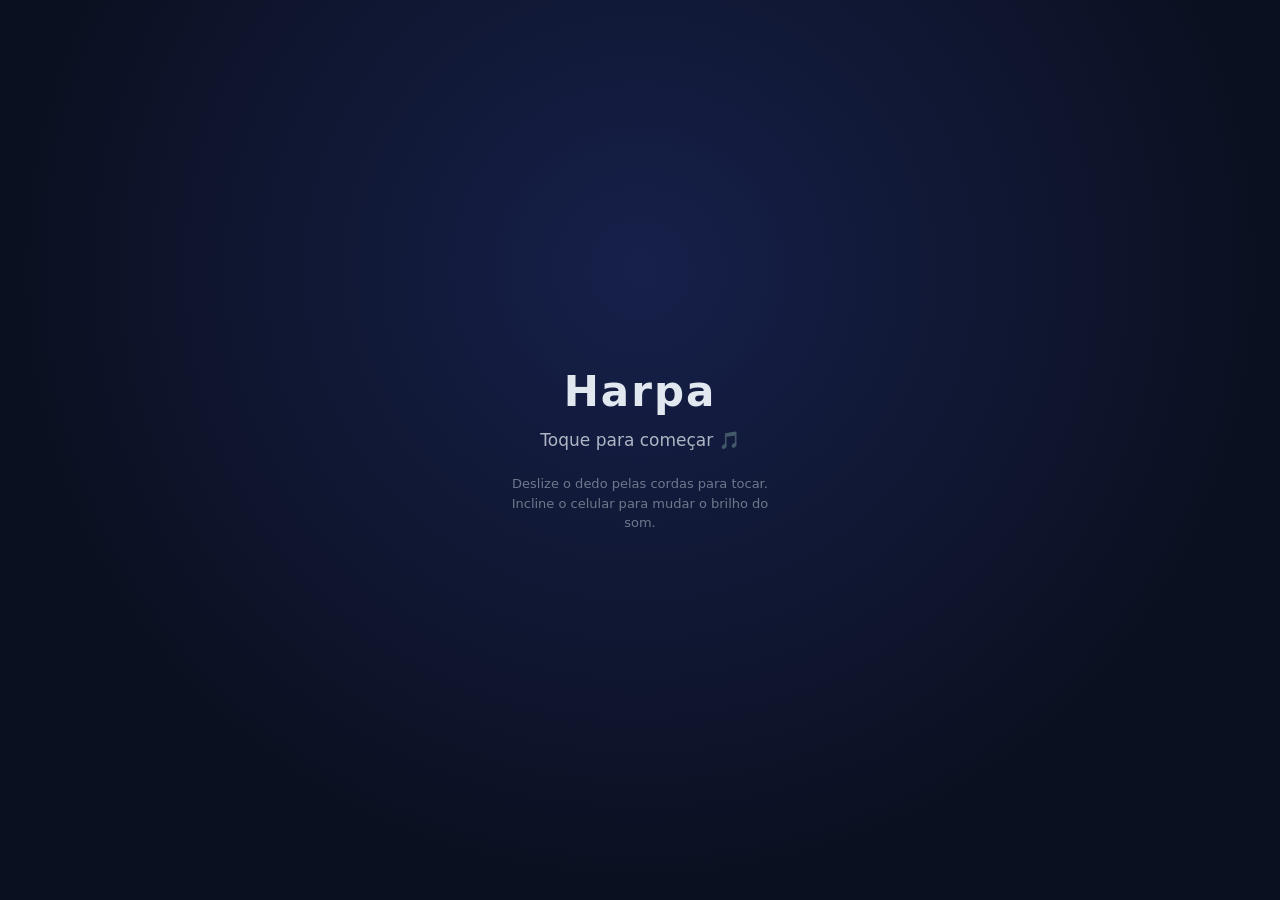
<file: harpa/index.html>
<!DOCTYPE html>
<html lang="pt-BR">
<head>
<meta charset="UTF-8">
<meta name="viewport" content="width=device-width, initial-scale=1, viewport-fit=cover, user-scalable=no">
<meta name="theme-color" content="#0b1020">
<link rel="manifest" href="manifest.webmanifest">
<link rel="icon" href="icon.svg" type="image/svg+xml">
<title>Harpa</title>
<style>
  * { margin: 0; padding: 0; box-sizing: border-box; }
  html, body {
    height: 100vh;
    height: 100dvh;
    overflow: hidden;
    overscroll-behavior: none;
    background: #0b1020;
    font-family: system-ui, -apple-system, sans-serif;
    -webkit-user-select: none;
    user-select: none;
    -webkit-tap-highlight-color: transparent;
  }
  #harpCanvas {
    position: fixed;
    inset: 0;
    width: 100%;
    height: 100%;
    touch-action: none;
    display: block;
  }
  #topBar {
    position: fixed;
    top: 0; left: 0; right: 0;
    display: flex;
    gap: 8px;
    justify-content: center;
    align-items: center;
    padding: max(8px, env(safe-area-inset-top)) 12px 8px;
    z-index: 10;
    pointer-events: none;
  }
  #topBar select {
    pointer-events: auto;
    background: rgba(255,255,255,0.08);
    color: #cdd6f4;
    border: 1px solid rgba(255,255,255,0.15);
    border-radius: 10px;
    padding: 7px 10px;
    font-size: 13px;
    outline: none;
    -webkit-appearance: none;
    appearance: none;
  }
  #overlay {
    position: fixed;
    inset: 0;
    z-index: 20;
    background: radial-gradient(ellipse at 50% 30%, #16204a 0%, #0b1020 70%);
    display: flex;
    flex-direction: column;
    align-items: center;
    justify-content: center;
    gap: 14px;
    color: #e2e8f0;
    cursor: pointer;
  }
  #overlay h1 { font-size: 42px; font-weight: 700; letter-spacing: 2px; }
  #overlay p { font-size: 17px; opacity: 0.75; }
  #overlay .hint { font-size: 13px; opacity: 0.45; max-width: 280px; text-align: center; line-height: 1.5; margin-top: 10px; }
  #overlay.hidden { display: none; }
  .pulse { animation: pulse 1.6s ease-in-out infinite; }
  @keyframes pulse { 0%,100% { opacity: .75; } 50% { opacity: 1; } }
</style>
</head>
<body>
<canvas id="harpCanvas"></canvas>

<div id="topBar">
  <select id="selScale" aria-label="Escala">
    <option value="pentMaior" selected>Pentatônica Maior</option>
    <option value="pentMenor">Pentatônica Menor</option>
    <option value="maior">Maior</option>
    <option value="menor">Menor</option>
  </select>
  <select id="selTonic" aria-label="Tom">
    <option value="60" selected>Dó (C)</option>
    <option value="62">Ré (D)</option>
    <option value="64">Mi (E)</option>
    <option value="55">Sol (G)</option>
    <option value="57">Lá (A)</option>
  </select>
</div>

<div id="overlay">
  <h1>Harpa</h1>
  <p class="pulse">Toque para começar 🎵</p>
  <p class="hint">Deslize o dedo pelas cordas para tocar.<br>Incline o celular para mudar o brilho do som.</p>
</div>

<script>
'use strict';

/* ============================== CONFIG ============================== */

const CONFIG = {
  scales: {
    pentMaior: [0, 2, 4, 7, 9],
    pentMenor: [0, 3, 5, 7, 10],
    maior:     [0, 2, 4, 5, 7, 9, 11],
    menor:     [0, 2, 3, 5, 7, 8, 10],
  },
  stringsPortrait: 8,
  stringsLandscape: 13,
  pluckThrottleMs: 70,     // anti double-trigger por corda
  hapticMs: 8,
  variantsPerNote: 3,      // variações de excitação por nota (evita som "metralhadora")
  tilt: {
    deadzoneDeg: 5,
    rangeDeg: 25,
    cutoffMin: 800,
    cutoffMax: 8000,
    cutoffFallback: 5000,
  },
};

const NOTE_NAMES = ['Dó','Dó#','Ré','Ré#','Mi','Fá','Fá#','Sol','Sol#','Lá','Lá#','Si'];

const midiToFreq = (m) => 440 * Math.pow(2, (m - 69) / 12);

/* ============================== STRINGS (modelo) ============================== */

const Strings = {
  list: [],   // {x, midi, freq, label, hue, amp, phase, lastPluck}
  hitRadius: 16,

  rebuild(cssW, cssH) {
    const count = cssW > cssH ? CONFIG.stringsLandscape : CONFIG.stringsPortrait;
    const tonic = parseInt(document.getElementById('selTonic').value, 10);
    const intervals = CONFIG.scales[document.getElementById('selScale').value];
    const marginX = cssW * 0.07;
    const span = cssW - marginX * 2;
    const gap = count > 1 ? span / (count - 1) : 0;
    this.hitRadius = Math.max(14, gap * 0.38);

    this.list = [];
    let oct = 0, idx = 0;
    for (let i = 0; i < count; i++) {
      const midi = tonic + intervals[idx] + 12 * oct;
      idx++;
      if (idx === intervals.length) { idx = 0; oct++; }
      this.list.push({
        x: marginX + gap * i,
        midi,
        freq: midiToFreq(midi),
        label: NOTE_NAMES[midi % 12],
        hue: 200 + (140 * i) / Math.max(1, count - 1), // azul → rosa
        amp: 0,
        phase: 0,
        lastPluck: 0,
      });
    }
  },
};

/* ============================== AUDIO ENGINE ============================== */

const AudioEngine = {
  ctx: null,
  master: null,
  lowpass: null,
  buffers: new Map(),       // midi -> [AudioBuffer, ...]
  targetCutoff: CONFIG.tilt.cutoffFallback,
  currentCutoff: CONFIG.tilt.cutoffFallback,

  init() {
    if (this.ctx) return;
    const ctx = new (window.AudioContext || window.webkitAudioContext)({ latencyHint: 'interactive' });
    this.ctx = ctx;

    this.lowpass = ctx.createBiquadFilter();
    this.lowpass.type = 'lowpass';
    this.lowpass.frequency.value = this.currentCutoff;
    this.lowpass.Q.value = 0.5;

    const dry = ctx.createGain();
    dry.gain.value = 0.85;

    const convolver = ctx.createConvolver();
    convolver.buffer = this.makeReverbImpulse(1.8);
    const wet = ctx.createGain();
    wet.gain.value = 0.35;

    const comp = ctx.createDynamicsCompressor();
    comp.threshold.value = -14;
    comp.ratio.value = 5;

    this.master = ctx.createGain();
    this.master.gain.value = 0.8;

    this.lowpass.connect(dry).connect(comp);
    this.lowpass.connect(convolver).connect(wet).connect(comp);
    comp.connect(this.master).connect(ctx.destination);
  },

  resume() {
    if (this.ctx && this.ctx.state !== 'running') this.ctx.resume();
  },

  makeReverbImpulse(seconds) {
    const sr = this.ctx.sampleRate;
    const len = Math.floor(sr * seconds);
    const buf = this.ctx.createBuffer(2, len, sr);
    for (let ch = 0; ch < 2; ch++) {
      const d = buf.getChannelData(ch);
      for (let i = 0; i < len; i++) {
        d[i] = (Math.random() * 2 - 1) * Math.pow(1 - i / len, 2.5);
      }
    }
    return buf;
  },

  synthKS(freq) {
    const sr = this.ctx.sampleRate;
    const N = Math.round(sr / freq);
    const dur = Math.min(3.5, Math.max(1.2, 6 / (freq / 110)));
    const len = Math.floor(sr * dur);
    const data = new Float32Array(len);

    // excitação: ruído branco com lowpass one-pole (tira aspereza)
    let prev = 0;
    for (let i = 0; i < N && i < len; i++) {
      const w = Math.random() * 2 - 1;
      prev = 0.5 * w + 0.5 * prev;
      data[i] = prev;
    }

    // decay 0.996 (grave) → 0.992 (agudo)
    const t = Math.min(1, Math.max(0, (freq - 110) / (1760 - 110)));
    const decay = 0.996 - 0.004 * t;

    for (let i = N; i < len; i++) {
      const a = data[i - N];
      const b = i - N - 1 >= 0 ? data[i - N - 1] : a;
      data[i] = decay * 0.5 * (a + b);
    }

    // fade-out 50ms (sem click no fim)
    const fade = Math.min(len, Math.floor(sr * 0.05));
    for (let i = 0; i < fade; i++) data[len - 1 - i] *= i / fade;

    // normaliza pico para 0.8
    let peak = 0;
    for (let i = 0; i < len; i++) { const v = Math.abs(data[i]); if (v > peak) peak = v; }
    if (peak > 0) { const g = 0.8 / peak; for (let i = 0; i < len; i++) data[i] *= g; }

    const buf = this.ctx.createBuffer(1, len, sr);
    buf.copyToChannel(data, 0);
    return buf;
  },

  pregenerate() {
    this.buffers.clear();
    for (const s of Strings.list) {
      const variants = [];
      for (let v = 0; v < CONFIG.variantsPerNote; v++) variants.push(this.synthKS(s.freq));
      this.buffers.set(s.midi, variants);
    }
  },

  pluck(string, velocity) {
    if (!this.ctx) return;
    this.resume();
    let variants = this.buffers.get(string.midi);
    if (!variants) {
      variants = [this.synthKS(string.freq)];
      this.buffers.set(string.midi, variants);
    }
    const src = this.ctx.createBufferSource();
    src.buffer = variants[(Math.random() * variants.length) | 0];
    const g = this.ctx.createGain();
    g.gain.value = 0.3 + 0.7 * velocity;
    src.connect(g).connect(this.lowpass);
    src.start();
    src.onended = () => { src.disconnect(); g.disconnect(); };
  },

  // suavização do cutoff (chamada por frame no loop de render)
  updateCutoff() {
    if (!this.ctx) return;
    this.currentCutoff += (this.targetCutoff - this.currentCutoff) * 0.06;
    this.lowpass.frequency.setTargetAtTime(this.currentCutoff, this.ctx.currentTime, 0.05);
  },
};

/* ============================== HAPTICS ============================== */

const Haptics = {
  last: 0,
  tap() {
    const now = performance.now();
    if (now - this.last < 25) return;
    this.last = now;
    if (navigator.vibrate) navigator.vibrate(CONFIG.hapticMs);
  },
};

/* ============================== SENSORS (inclinação → brilho) ============================== */

const Sensors = {
  neutralBeta: null,
  gotEvent: false,
  brightness: 0.5, // 0..1 para o indicador visual

  start() {
    window.addEventListener('deviceorientation', (e) => {
      if (e.beta == null) return;
      this.gotEvent = true;
      if (this.neutralBeta == null) this.neutralBeta = e.beta; // calibra na postura natural
      let d = e.beta - this.neutralBeta;
      const { deadzoneDeg, rangeDeg, cutoffMin, cutoffMax } = CONFIG.tilt;
      if (Math.abs(d) < deadzoneDeg) d = 0;
      else d -= Math.sign(d) * deadzoneDeg;
      const n = Math.max(-1, Math.min(1, d / (rangeDeg - deadzoneDeg))); // -1..1
      this.brightness = (n + 1) / 2;
      // mapeamento exponencial 800 Hz → 8 kHz
      AudioEngine.targetCutoff = cutoffMin * Math.pow(cutoffMax / cutoffMin, this.brightness);
    });
    // sem sensor (desktop / desligado): segue com cutoff fixo
    setTimeout(() => {
      if (!this.gotEvent) {
        AudioEngine.targetCutoff = CONFIG.tilt.cutoffFallback;
        this.brightness = -1; // esconde indicador
      }
    }, 2000);
  },
};

/* ============================== RENDERER ============================== */

const Renderer = {
  canvas: null,
  ctx2d: null,
  cssW: 0,
  cssH: 0,
  dpr: 1,
  dirtyFrames: 2,

  init() {
    this.canvas = document.getElementById('harpCanvas');
    this.ctx2d = this.canvas.getContext('2d');
    const onResize = () => this.resize();
    window.addEventListener('resize', onResize);
    if (window.visualViewport) window.visualViewport.addEventListener('resize', onResize);
    this.resize();
    requestAnimationFrame((t) => this.frame(t));
  },

  resize() {
    this.cssW = document.documentElement.clientWidth;
    this.cssH = document.documentElement.clientHeight;
    this.dpr = Math.min(window.devicePixelRatio || 1, 2);
    this.canvas.width = Math.round(this.cssW * this.dpr);
    this.canvas.height = Math.round(this.cssH * this.dpr);
    Strings.rebuild(this.cssW, this.cssH);
    if (AudioEngine.ctx) AudioEngine.pregenerate();
    this.dirtyFrames = 2;
  },

  frame() {
    AudioEngine.updateCutoff();

    let animating = false;
    for (const s of Strings.list) {
      if (s.amp > 0.3) {
        s.amp *= 0.94;
        s.phase += s.freq / 30;
        animating = true;
      } else if (s.amp !== 0) {
        s.amp = 0;
        this.dirtyFrames = 2;
      }
    }
    if (animating || this.dirtyFrames > 0) {
      if (!animating) this.dirtyFrames--;
      this.draw();
    }
    requestAnimationFrame(() => this.frame());
  },

  draw() {
    const c = this.ctx2d;
    const { cssW: w, cssH: h, dpr } = this;
    c.setTransform(dpr, 0, 0, dpr, 0, 0);

    // fundo
    const bg = c.createLinearGradient(0, 0, 0, h);
    bg.addColorStop(0, '#121a38');
    bg.addColorStop(1, '#0b1020');
    c.fillStyle = bg;
    c.fillRect(0, 0, w, h);

    // indicador de brilho (inclinação) — barra fina no topo
    if (Sensors.brightness >= 0) {
      c.fillStyle = 'rgba(255,255,255,0.10)';
      c.fillRect(w * 0.25, 54, w * 0.5, 3);
      c.fillStyle = 'rgba(160,200,255,0.55)';
      c.fillRect(w * 0.25, 54, w * 0.5 * Sensors.brightness, 3);
    }

    const top = 70;
    const bottom = h - 46;
    const n = Strings.list.length;

    for (let i = 0; i < n; i++) {
      const s = Strings.list[i];
      const thick = 3.4 - (1.6 * i) / Math.max(1, n - 1); // grave mais grossa
      const offset = s.amp > 0 ? s.amp * Math.sin(s.phase) : 0;
      const color = `hsl(${s.hue}, 75%, 72%)`;

      c.lineCap = 'round';

      // sombra/halo
      c.strokeStyle = `hsla(${s.hue}, 80%, 65%, ${s.amp > 0 ? 0.35 : 0.14})`;
      c.lineWidth = thick + 5;
      this.strokeString(c, s.x, top, bottom, offset);

      // corda
      c.strokeStyle = color;
      c.lineWidth = thick;
      this.strokeString(c, s.x, top, bottom, offset);

      // rótulo da nota
      c.fillStyle = `hsla(${s.hue}, 60%, 80%, 0.85)`;
      c.font = '600 13px system-ui, sans-serif';
      c.textAlign = 'center';
      c.fillText(s.label, s.x, h - 20);
    }
  },

  strokeString(c, x, top, bottom, offset) {
    c.beginPath();
    if (offset === 0) {
      c.moveTo(x, top);
      c.lineTo(x, bottom);
    } else {
      c.moveTo(x, top);
      c.quadraticCurveTo(x + offset * 2, (top + bottom) / 2, x, bottom);
    }
    c.stroke();
  },
};

/* ============================== INPUT (multi-toque + glissando) ============================== */

const Input = {
  pointers: new Map(), // pointerId -> {x, t}

  init() {
    const cv = Renderer.canvas;
    cv.addEventListener('pointerdown', (e) => this.down(e));
    cv.addEventListener('pointermove', (e) => this.move(e));
    cv.addEventListener('pointerup', (e) => this.pointers.delete(e.pointerId));
    cv.addEventListener('pointercancel', (e) => this.pointers.delete(e.pointerId));
    window.addEventListener('contextmenu', (e) => e.preventDefault());
  },

  pluck(string, velocity) {
    const now = performance.now();
    if (now - string.lastPluck < CONFIG.pluckThrottleMs) return;
    string.lastPluck = now;
    AudioEngine.pluck(string, velocity);
    Haptics.tap();
    string.amp = 4 + 10 * velocity;
    string.phase = 0;
  },

  down(e) {
    AudioEngine.resume();
    this.pointers.set(e.pointerId, { x: e.clientX, t: e.timeStamp });
    // toca a corda mais próxima dentro do raio
    let best = null, bestD = Strings.hitRadius;
    for (const s of Strings.list) {
      const d = Math.abs(e.clientX - s.x);
      if (d < bestD) { bestD = d; best = s; }
    }
    if (best) this.pluck(best, 0.8);
  },

  move(e) {
    const prev = this.pointers.get(e.pointerId);
    if (!prev) return;
    const events = e.getCoalescedEvents ? e.getCoalescedEvents() : [e];
    let lastX = prev.x, lastT = prev.t;
    for (const ev of (events.length ? events : [e])) {
      const x = ev.clientX, t = ev.timeStamp;
      if (x === lastX) continue;
      const dt = Math.max(1, t - lastT);
      const velocity = Math.max(0.3, Math.min(1, Math.abs(x - lastX) / dt / 3));
      // cordas no sentido do movimento → arpejo na ordem certa
      const list = x > lastX ? Strings.list : [...Strings.list].reverse();
      for (const s of list) {
        if ((lastX - s.x) * (x - s.x) <= 0 && lastX !== s.x) this.pluck(s, velocity);
      }
      lastX = x; lastT = t;
    }
    this.pointers.set(e.pointerId, { x: lastX, t: lastT });
  },
};

/* ============================== UI (overlay, seletores, wake lock) ============================== */

const UI = {
  wakeLock: null,

  async requestWakeLock() {
    try {
      if ('wakeLock' in navigator) this.wakeLock = await navigator.wakeLock.request('screen');
    } catch (_) { /* bateria baixa etc. — segue sem */ }
  },

  init() {
    const overlay = document.getElementById('overlay');
    overlay.addEventListener('pointerdown', async () => {
      AudioEngine.init();
      await AudioEngine.ctx.resume();
      AudioEngine.pregenerate();
      Sensors.start();
      this.requestWakeLock();
      overlay.classList.add('hidden');
      // arpejo de confirmação
      Strings.list.forEach((s, i) => {
        setTimeout(() => Input.pluck(s, 0.6), i * 60);
      });
    }, { once: true });

    const rebuild = () => {
      Strings.rebuild(Renderer.cssW, Renderer.cssH);
      if (AudioEngine.ctx) AudioEngine.pregenerate();
      Renderer.dirtyFrames = 2;
    };
    document.getElementById('selScale').addEventListener('change', rebuild);
    document.getElementById('selTonic').addEventListener('change', rebuild);

    document.addEventListener('visibilitychange', () => {
      if (document.visibilityState === 'visible') {
        AudioEngine.resume();
        this.requestWakeLock();
      }
    });
  },
};

/* ============================== PWA ============================== */

window.addEventListener('load', () => {
  if ('serviceWorker' in navigator && location.protocol === 'https:') {
    navigator.serviceWorker.register('./sw.js').catch(() => {});
  }
});

/* ============================== BOOT ============================== */

Renderer.init();
Input.init();
UI.init();
</script>
</body>
</html>
</file>
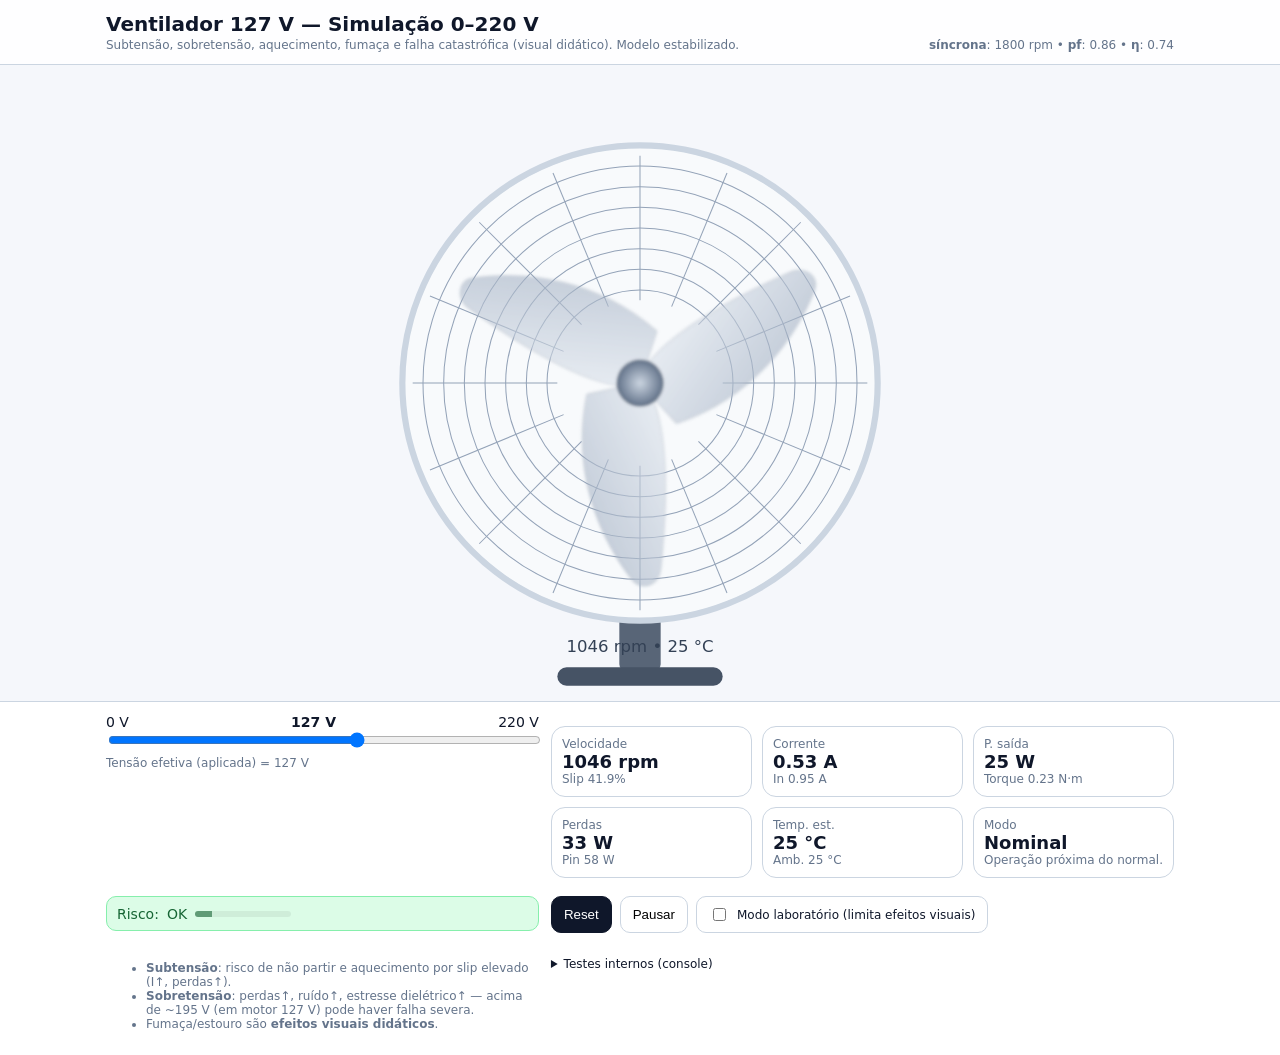
<file: demos/ventilador.html>
<!DOCTYPE html>
<html lang="pt-BR">
<head>
  <meta charset="utf-8" />
  <meta name="viewport" content="width=device-width, initial-scale=1" />
  <title>Ventilador 127 V — Simulação 0–220 V (revisado e estabilizado)</title>
  <style>
    :root{ --bg:#f5f7fb; --ink:#0f172a; --muted:#475569; --card:#ffffff; --line:#cbd5e1; }
    *{box-sizing:border-box}
    html,body{height:100%; margin:0}
    body{font-family:system-ui,-apple-system,Segoe UI,Roboto,Ubuntu,"Helvetica Neue",sans-serif;background:var(--bg);color:var(--ink)}
    .container{min-height:100%;display:flex;flex-direction:column}
    header{position:sticky;top:0;background:rgba(255,255,255,.85);backdrop-filter:blur(6px);border-bottom:1px solid var(--line)}
    .wrap{max-width:1100px;margin:0 auto;padding:12px 16px}
    h1{font-size:20px;margin:0 0 2px}
    .muted{color:#64748b}
    main{display:grid;grid-template-rows:1fr auto;flex:1}
    .fan-area{position:relative;display:flex;align-items:center;justify-content:center;padding:8px}
    .fan-box{position:relative;width:min(92vw,620px);aspect-ratio:1/1}
    .controls{background:#fff;border-top:1px solid var(--line)}
    .grid{display:grid;gap:12px}
    @media(min-width:860px){ .grid-cols{grid-template-columns:1fr auto} }
    .metric{border:1px solid var(--line);border-radius:14px;background:#fff;padding:10px}
    .metric .label{font-size:12px;color:#64748b}
    .metric .value{font-size:18px;font-weight:600}
    .badge{display:inline-flex;align-items:center;gap:8px;border:1px solid var(--line);border-radius:10px;padding:6px 10px;font-size:14px}
    .row{display:grid;grid-template-columns:repeat(2,minmax(0,1fr));gap:10px}
    @media(min-width:860px){ .row{grid-template-columns:repeat(3,minmax(0,1fr))} }
    button{cursor:pointer}
    .btn{border-radius:10px;padding:8px 12px;border:1px solid var(--line);background:#fff}
    .btn.primary{background:#0f172a;color:#fff;border-color:#0f172a}
    ul.tiny{font-size:12px;color:#64748b}
    .r-ok{background:#dcfce7;color:#166534;border-color:#86efac}
    .r-attn{background:#fde68a;color:#92400e;border-color:#fcd34d}
    .r-now{background:#fed7aa;color:#7c2d12;border-color:#fdba74}
    .r-crit{background:#fecdd3;color:#881337;border-color:#fda4af}
    .meter{height:6px;width:96px;background:rgba(0,0,0,.06);border-radius:6px;overflow:hidden}
    .meter>i{display:block;height:100%;background:currentColor;opacity:.6}
    #tests{font-size:12px}
    #tests .ok{color:#065f46}
    #tests .fail{color:#991b1b}
    input[type="range"]{touch-action:none}
    svg{display:block;width:100%;height:100%}
  </style>
</head>
<body>
  <div class="container">
    <header>
      <div class="wrap" style="display:flex;justify-content:space-between;align-items:flex-end;gap:12px">
        <div>
          <h1>Ventilador 127 V — Simulação 0–220 V</h1>
          <div class="muted" style="font-size:12px">Subtensão, sobretensão, aquecimento, fumaça e falha catastrófica (visual didático). Modelo estabilizado.</div>
        </div>
        <div class="muted" style="font-size:12px">
          <b>síncrona</b>: <span id="rpmSyncLbl">—</span> rpm • <b>pf</b>: <span id="pfLbl">—</span> • <b>η</b>: <span id="etaLbl">—</span>
        </div>
      </div>
    </header>

    <main>
      <div class="fan-area" id="shakeHost">
        <div class="fan-box" id="fanBox">
          <!-- SVG -->
          <svg id="fan" viewBox="0 0 600 600" preserveAspectRatio="xMidYMid meet">
            <defs>
              <filter id="motionBlur" x="-50%" y="-50%" width="200%" height="200%">
                <feGaussianBlur id="blurNode" stdDeviation="0"/>
              </filter>
              <radialGradient id="hub" cx="50%" cy="50%" r="50%">
                <stop offset="0%" stop-color="#cbd5e1"/>
                <stop offset="100%" stop-color="#64748b"/>
              </radialGradient>
              <linearGradient id="blade" x1="0" y1="0" x2="1" y2="1">
                <stop offset="0%" stop-color="#e2e8f0"/>
                <stop offset="100%" stop-color="#94a3b8"/>
              </linearGradient>
            </defs>

            <g opacity="0.9">
              <rect x="280" y="510" width="40" height="70" rx="8" fill="#475569"/>
              <rect x="220" y="575" width="160" height="18" rx="9" fill="#334155"/>
            </g>

            <circle cx="300" cy="300" r="230" fill="#f8fafc" stroke="#cbd5e1" stroke-width="6"/>
            <g id="guard"></g>

            <!-- Gira ao redor do centro -->
            <g id="blades" filter="url(#motionBlur)" transform="translate(300,300) rotate(0)">
              <g transform="rotate(0)" id="b0" opacity="0.6">
                <path d="M0,0 C 12,-18 70,-28 180,-10 C 196,-8 202,10 190,18 C 150,46 84,72 8,52 Z" fill="url(#blade)" stroke="#64748b" stroke-width="0.5"/>
              </g>
              <g transform="rotate(120)" id="b1" opacity="0.6">
                <path d="M0,0 C 12,-18 70,-28 180,-10 C 196,-8 202,10 190,18 C 150,46 84,72 8,52 Z" fill="url(#blade)" stroke="#64748b" stroke-width="0.5"/>
              </g>
              <g transform="rotate(240)" id="b2" opacity="0.6">
                <path d="M0,0 C 12,-18 70,-28 180,-10 C 196,-8 202,10 190,18 C 150,46 84,72 8,52 Z" fill="url(#blade)" stroke="#64748b" stroke-width="0.5"/>
              </g>
              <circle cx="0" cy="0" r="22" fill="url(#hub)" stroke="#475569"/>
            </g>

            <g id="shards"></g>

            <text x="300" y="560" text-anchor="middle" font-size="16" fill="#334155" id="hud">— rpm • — °C</text>
            <circle cx="300" cy="300" r="230" id="warnOverlay" fill="#facc15" fill-opacity="0"/>
          </svg>
          <canvas id="smoke" style="position:absolute;inset:0;pointer-events:none"></canvas>
        </div>
      </div>

      <div class="controls">
        <div class="wrap grid grid-cols">
          <div>
            <div style="font-size:14px;display:flex;justify-content:space-between"><span>0 V</span><b><span id="vLbl">127</span> V</b><span>220 V</span></div>
            <input id="voltage" type="range" min="0" max="220" step="1" value="127" style="width:100%" />
            <div class="muted" style="font-size:12px;margin-top:4px">Tensão efetiva (aplicada) = <span id="veffLbl">127</span> V</div>
          </div>

          <div class="grid row" style="margin-top:12px">
            <div class="metric"><div class="label">Velocidade</div><div class="value" id="rpmLbl">—</div><div class="label">Slip <span id="slipLbl">—</span>%</div></div>
            <div class="metric"><div class="label">Corrente</div><div class="value" id="iLbl">— A</div><div class="label">In 0.95 A</div></div>
            <div class="metric"><div class="label">P. saída</div><div class="value" id="poutLbl">— W</div><div class="label">Torque <span id="torqueLbl">—</span> N·m</div></div>
            <div class="metric"><div class="label">Perdas</div><div class="value" id="lossLbl">— W</div><div class="label">Pin <span id="pinLbl">—</span> W</div></div>
            <div class="metric"><div class="label">Temp. est.</div><div class="value" id="tempLbl">— °C</div><div class="label">Amb. 25 °C</div></div>
            <div class="metric"><div class="label">Modo</div><div class="value" id="modeLbl">—</div><div class="label" id="tipLbl">—</div></div>
          </div>

          <div class="badge r-ok" id="riskBadge" style="margin:6px 0">Risco: <span id="riskLbl">OK</span>
            <span class="meter"><i id="sevBar" style="width:0%"></i></span>
          </div>

          <div style="display:flex;gap:8px;font-size:12px;flex-wrap:wrap;margin:6px 0 4px">
            <button class="btn primary" id="resetBtn">Reset</button>
            <button class="btn" id="pauseBtn">Pausar</button>
            <label class="btn" style="display:inline-flex;align-items:center;gap:8px">
              <input id="labMode" type="checkbox"/> Modo laboratório (limita efeitos visuais)
            </label>
            <span id="hardStopLbl" style="color:#9f1239;display:none">Falha catastrófica simulada: motor travado</span>
          </div>

          <ul class="tiny">
            <li><b>Subtensão</b>: risco de não partir e aquecimento por slip elevado (I↑, perdas↑).</li>
            <li><b>Sobretensão</b>: perdas↑, ruído↑, estresse dielétrico↑ — acima de ~195 V (em motor 127 V) pode haver falha severa.</li>
            <li>Fumaça/estouro são <b>efeitos visuais didáticos</b>.</li>
          </ul>

          <details style="margin-top:8px">
            <summary style="font-size:12px;cursor:pointer">Testes internos (console)</summary>
            <div id="tests" style="margin-top:8px"></div>
          </details>
        </div>
      </div>
    </main>
  </div>

<script>
// ===== Utilidades =====
const rpmToRad = (rpm) => (rpm * 2 * Math.PI) / 60;
const clamp = (x, a, b) => Math.max(a, Math.min(b, x));
const clearNode = (n)=>{ while(n.firstChild) n.removeChild(n.firstChild); };

// ===== Parâmetros (ajustados) =====
const PRESET = {
  Vn:127,f:60,poles:4,rpm_nom:1550,
  Kt:0.55,    // ganho de torque (ajustado)
  Kf:0.48,    // carga aerodinâmica
  eta:0.74,pf:0.86,
  In_rated:0.95,Pcore:24,
  Tamb:25,T_warn:110,T_smoke:135,T_boom:170,
  Rth:0.55,Cth:1400 // segundos/ºC * J/ºC -> tau ≈ 770 s
};

// ===== Estado =====
let V = 127;
let hardStop = false, smokeOn=false, boomOn=false, paused=false;
let temp = PRESET.Tamb, overISeconds=0, stalledSeconds=0;
let angle = 0, lastT=0, shock=0;
let lowPerf = false, fpsAvg = 60;
let labMode = false; // limita fumaça/estilhaços

// ===== DOM =====
const voltage = document.getElementById('voltage');
const vLbl = document.getElementById('vLbl');
const veffLbl = document.getElementById('veffLbl');
const rpmLbl = document.getElementById('rpmLbl');
const slipLbl = document.getElementById('slipLbl');
const iLbl = document.getElementById('iLbl');
const poutLbl = document.getElementById('poutLbl');
const torqueLbl = document.getElementById('torqueLbl');
const lossLbl = document.getElementById('lossLbl');
const pinLbl = document.getElementById('pinLbl');
const tempLbl = document.getElementById('tempLbl');
const modeLbl = document.getElementById('modeLbl');
const tipLbl = document.getElementById('tipLbl');
const riskLbl = document.getElementById('riskLbl');
const sevBar = document.getElementById('sevBar');
const riskBadge = document.getElementById('riskBadge');
const hardStopLbl = document.getElementById('hardStopLbl');
const pauseBtn = document.getElementById('pauseBtn');
const resetBtn = document.getElementById('resetBtn');
const shakeHost = document.getElementById('shakeHost');
const blades = document.getElementById('blades');
const blurNode = document.getElementById('blurNode');
const hud = document.getElementById('hud');
const warnOverlay = document.getElementById('warnOverlay');
const shardsGroup = document.getElementById('shards');
const rpmSyncLbl = document.getElementById('rpmSyncLbl');
const pfLbl = document.getElementById('pfLbl');
const etaLbl = document.getElementById('etaLbl');
const labModeChk = document.getElementById('labMode');
const smokeCanvas = document.getElementById('smoke');
const fanBox = document.getElementById('fanBox');

rpmSyncLbl.textContent = ((120*PRESET.f)/PRESET.poles).toFixed(0);
pfLbl.textContent = PRESET.pf.toFixed(2);
etaLbl.textContent = PRESET.eta.toFixed(2);

// Guarda (aros + raios)
(function(){
  const g = document.getElementById('guard');
  for(let i=0;i<16;i++){
    const a = (i/16)*Math.PI*2;
    const x1 = 300 + Math.cos(a)*80, y1=300 + Math.sin(a)*80;
    const x2 = 300 + Math.cos(a)*220, y2=300 + Math.sin(a)*220;
    const l = document.createElementNS('http://www.w3.org/2000/svg','line');
    l.setAttribute('x1',x1);l.setAttribute('y1',y1);l.setAttribute('x2',x2);l.setAttribute('y2',y2);
    l.setAttribute('stroke','#94a3b8'); l.setAttribute('stroke-width','1'); g.appendChild(l);
  }
  for(let i=0;i<7;i++){
    const r = 90 + i*20;
    const c = document.createElementNS('http://www.w3.org/2000/svg','circle');
    c.setAttribute('cx',300); c.setAttribute('cy',300); c.setAttribute('r',r);
    c.setAttribute('fill','none'); c.setAttribute('stroke','#94a3b8'); c.setAttribute('stroke-width','1');
    g.appendChild(c);
  }
})();

// ===== Modelo =====
function computeOperatingPoint(Vv,M){
  const { Vn,f,poles,rpm_nom,Kt,Kf,eta,pf,Pcore,In_rated } = M;
  const rpmSync = (120*f)/poles; const wSync = rpmToRad(rpmSync); const wNom = rpmToRad(rpm_nom);
  const Veff = clamp(Vv,0,240); const puV = Veff/Vn;

  // Ganho de torque cresce ~V^2 até 1.6 pu; depois cresce sublinear (evita explosão de valores)
  const Kt_eff = Kt * (puV<=1.6 ? puV**2 : (1.6**2)*(1+0.35*(puV-1.6)));
  // Perdas no ferro ~ V^2 com piso (evita zero)
  const Pcore_eff = Pcore * (0.5 + 0.5*puV**2);

  // Curva de motor e de carga (hélice ~ w^2)
  const slipMax = 0.995 - 0.02*Math.max(puV-1,0); // relaxa em sobretensão
  const Tm = (w)=> Kt_eff * Math.max(0, 1 - w/(wSync*slipMax));
  const Tl = (w)=> Kf * (w/wNom)**2 + 0.01;

  // Bisseção robusta (garante convergência) + fallback
  let lo=1e-3, hi=wSync*0.999, wEq=0;
  let flo = Tm(lo)-Tl(lo), fhi = Tm(hi)-Tl(hi);
  if (flo*fhi<=0){
    for(let i=0;i<64;i++){
      const mid=0.5*(lo+hi);
      const fmid=Tm(mid)-Tl(mid);
      if(flo*fmid<=0){ hi=mid; fhi=fmid; } else { lo=mid; flo=fmid; }
      wEq=mid;
    }
  } else {
    // Sem interseção: sem carga gira livre se V muito alto, ou para se muito baixo
    wEq = (puV>0.9 ? wSync*0.85 : 0);
  }

  // Redução de rpm em baixas tensões
  if(Veff<70) wEq *= (Veff/70);

  const rpm = (wEq*60)/(2*Math.PI);
  const slip = 1 - (wEq>0 ? wEq/wSync : 1);

  const torque = Math.max(0,Tm(wEq));
  const Pout = torque*wEq;

  // Eficiência e fator de potência degradam com sobretensão
  const eta_eff = Math.max(eta - 0.06*Math.max(puV-1,0), 0.05);
  const pf_eff = Math.max(0.4, pf - 0.08*Math.max(puV-1,0));

  const PinNoCore = Pout / Math.max(eta_eff,0.05);
  const extraCopper = (puV>1 ? (puV-1)*60 : 0);
  const Pin = PinNoCore + Pcore_eff + extraCopper;
  const losses = Math.max(Pin - Pout, 0);

  // Corrente limitada em partidas/travamento
  let I;
  if (Veff < 1) I = 0;
  else {
    I = (Pin / Math.max(Veff * pf_eff, 1)) * Math.max(0.3, Math.min(1, (0.3 + 0.7*puV)));
    if (rpm < 80 && puV>0.4) I = Math.min(I, 3.5*In_rated);
  }

  return { Veff,rpmSync,rpm,slip,torque,Pout,Pin,losses,I,pf:pf_eff,eta:eta_eff };
}

function classifyRisk(c,M){
  const In = M.In_rated;
  const underV = c.Veff<120;
  const overV = c.Veff>127;
  const stalled = c.rpm<280 && c.I>1.2*In;

  let S = 0;
  S += clamp((c.I/In - 1)*42,0,42);
  S += clamp((c.losses/120 -1)*30,0,30);
  S += clamp((c.slip-0.06)*320,0,18);
  if(c.Veff>195) S+=10;

  let level='OK';
  if(S>=40 && S<60) level='Atenção';
  else if(S>=60 && S<80) level='Ação imediata';
  else if(S>=80) level='Falha iminente';

  let mode='Nominal', tip='Operação próxima do normal.';
  if(underV && !stalled){mode='Subtensão'; tip='Slip e aquecimento tendem a subir.'}
  if(stalled){mode='Travado'; tip='Risco térmico alto — corrente e perdas elevadas sem ventilação.'}
  if(overV){mode='Sobretensão'; tip='Perdas e estresse dielétrico sobem; cuidado com aquecimento.'}

  return { level,S:Math.round(S),mode,tip };
}

// ===== Interação =====
voltage.addEventListener('input', e=>{ V = Number(e.target.value); vLbl.textContent=V.toFixed(0); });
resetBtn.addEventListener('click', ()=>{
  hardStop=false; smokeOn=false; boomOn=false; temp=PRESET.Tamb;
  overISeconds=0; stalledSeconds=0; angle=0; lastT=0; shock=0;
  clearNode(shardsGroup);
  blades.setAttribute('transform','translate(300,300) rotate(0)');
  hardStopLbl.style.display='none';
});
pauseBtn.addEventListener('click', ()=>{ paused=!paused; pauseBtn.textContent = paused? 'Continuar':'Pausar'; });
labModeChk.addEventListener('change', ()=>{ labMode = labModeChk.checked; });

// ===== Canvas de fumaça =====
const sctx = smokeCanvas.getContext('2d');
let DPR = Math.min(window.devicePixelRatio||1, 1.75);
let parts=[]; let seed=0; let sizeW=0,sizeH=0;

// Retorna true se atualizou o tamanho
function syncCanvasSize(){
  const target = fanBox || smokeCanvas;
  const r = target.getBoundingClientRect();
  const w = Math.max(1, Math.floor(r.width));
  const h = Math.max(1, Math.floor(r.height));
  if (w!==sizeW || h!==sizeH){
    sizeW=w; sizeH=h;
    smokeCanvas.width = Math.max(1, Math.floor(w*DPR));
    smokeCanvas.height= Math.max(1, Math.floor(h*DPR));
    sctx.setTransform(DPR,0,0,DPR,0,0);
    return true;
  }
  return false;
}

// Debounce via rAF para quebrar ciclos de ResizeObserver
let sizeSyncPending = false;
function scheduleSizeSync(){
  if(sizeSyncPending) return;
  sizeSyncPending = true;
  requestAnimationFrame(()=>{ sizeSyncPending=false; syncCanvasSize(); });
}

// Observa o contêiner, não o canvas (evita loop)
if ('ResizeObserver' in window && fanBox){
  const ro = new ResizeObserver(() => { scheduleSizeSync(); });
  ro.observe(fanBox);
}

// Atualiza também em resize de janela
window.addEventListener('resize', scheduleSizeSync, { passive:true });

// Primeira sincronização
requestAnimationFrame(()=>{ syncCanvasSize(); });

function spawn(){
  const w=sizeW,h=sizeH; const base = labMode?2:(lowPerf?3:6);
  if(!smokeOn || !w || !h) return;
  for(let i=0;i<base;i++){
    const x=w*0.5 + (Math.random()*80-40);
    const y=h*0.58 + 30 + (Math.random()*20-10);
    parts.push({x,y,r:8+Math.random()*18,vy:-20 - Math.random()*30,vx:(Math.random()*16-8),a:0.35,life:1.2+Math.random()*1.4,t:0});
  }
}

// ===== Estilhaços =====
let shardObjs=[];
function makeShards(){
  const N = labMode ? 4 : (lowPerf?6:9); const out=[];
  for(let i=0;i<N;i++){
    const ang=(i/N)*Math.PI*2 + (Math.random()*0.6-0.3);
    const speed=220+Math.random()*220;
    out.push({x:300,y:300,vx:Math.cos(ang)*speed,vy:Math.sin(ang)*speed-60,rot:Math.random()*360,vr:(Math.random()*360-180),life:2.0+Math.random()*1.2,t:0,dead:false,el:null});
  }
  return out;
}
function mountShards(){
  clearNode(shardsGroup);
  shardObjs.forEach(s=>{
    const g=document.createElementNS('http://www.w3.org/2000/svg','g');
    const p=document.createElementNS('http://www.w3.org/2000/svg','path');
    p.setAttribute('d','M0,0 C 8,-10 26,-16 60,-9 C 66,-8 68,3 64,6 C 49,18 28,26 3,19 Z');
    p.setAttribute('fill','#e2e8f0'); p.setAttribute('stroke','#64748b'); p.setAttribute('stroke-width','0.6');
    g.appendChild(p); shardsGroup.appendChild(g); s.el=g;
  });
}

// ===== Loop =====
function step(ts){
  if(paused){ lastT=ts; return requestAnimationFrame(step); }
  if(!lastT) lastT=ts;
  let dt=(ts-lastT)/1000; lastT=ts;
  // Proteção contra picos de dt ao trocar de aba (estabiliza)
  dt = clamp(dt, 0.001, 0.05); // até 50 ms

  // FPS médio para decidir efeitos
  const fps = 1/dt; fpsAvg = fpsAvg*0.9 + fps*0.1;
  lowPerf = fpsAvg < 35;

  const calc = computeOperatingPoint(hardStop?0:V, PRESET);
  const rpm=hardStop?0:calc.rpm;
  const w=rpmToRad(rpm);
  angle=(angle + w*dt)%(Math.PI*2);
  const deg=angle*180/Math.PI;

  blades.setAttribute('transform',`translate(300,300) rotate(${deg})`);

  // Blur adaptativo: desliga se FPS baixo
  const blur = lowPerf ? 0 : clamp(rpm/600,0,10);
  if (blurNode) blurNode.setAttribute('stdDeviation', String(blur));

  // ---- TÉRMICO (correção principal: remover fator 1000) ----
  const tau = PRESET.Rth*PRESET.Cth; // ~770 s
  const dT = (calc.losses*PRESET.Rth - (temp-PRESET.Tamb)) / Math.max(tau,1e-6);
  temp += dT*dt; // dinâmica física estável

  // acumuladores para eventos
  if(calc.I > 1.8*PRESET.In_rated) overISeconds += dt; else overISeconds = Math.max(0, overISeconds - dt*0.5);
  if(rpm < 280 && calc.I > 1.2*PRESET.In_rated) stalledSeconds += dt; else stalledSeconds = Math.max(0, stalledSeconds - dt*0.5);

  smokeOn = !boomOn && (temp>=PRESET.T_smoke || overISeconds>3.5 || stalledSeconds>4.5);

  const severeOverV = calc.Veff>195 && rpm > calc.rpmSync*0.85;
  const doBoom = !boomOn && (temp>=PRESET.T_boom || severeOverV || (calc.I>2.6*PRESET.In_rated && overISeconds>1.8));
  if(doBoom){
    boomOn=true; hardStop=true;
    shardObjs = makeShards(); mountShards();
    shock=1; hardStopLbl.style.display='inline';
  }

  shock = Math.max(0, shock - dt*1.2);
  if(shock>0){ const j=8*shock; shakeHost.style.transform=`translate(${(Math.random()-0.5)*j}px, ${(Math.random()-0.5)*j}px)`; }
  else { shakeHost.style.transform='none'; }

  // UI
  vLbl.textContent = V.toFixed(0);
  veffLbl.textContent = calc.Veff.toFixed(0);
  rpmLbl.textContent = `${calc.rpm.toFixed(0)} rpm`;
  slipLbl.textContent = (calc.slip*100).toFixed(1);
  iLbl.textContent = `${calc.I.toFixed(2)} A`;
  poutLbl.textContent = `${calc.Pout.toFixed(0)} W`;
  torqueLbl.textContent = calc.torque.toFixed(2);
  lossLbl.textContent = `${calc.losses.toFixed(0)} W`;
  pinLbl.textContent = calc.Pin.toFixed(0);
  tempLbl.textContent = `${temp.toFixed(0)} °C`;

  const risk = classifyRisk(calc, PRESET);
  modeLbl.textContent = risk.mode; tipLbl.textContent = risk.tip; riskLbl.textContent = risk.level;
  sevBar.style.width = `${clamp(risk.S,0,100)}%`;
  riskBadge.classList.remove('r-ok','r-attn','r-now','r-crit');
  riskBadge.classList.add(risk.level==='OK'?'r-ok':risk.level==='Atenção'?'r-attn':risk.level==='Ação imediata'?'r-now':'r-crit');

  hud.textContent = `${calc.rpm.toFixed(0)} rpm • ${temp.toFixed(0)} °C`;
  warnOverlay.setAttribute('fill-opacity', temp>PRESET.T_warn ? '0.06' : '0');

  // Smoke (com guardas)
  if(sctx){
    if(!seed) seed=ts; const sdt=Math.max(0,(ts-seed)/1000); seed=ts;
    sctx.clearRect(0,0,sizeW,sizeH);
    if(smokeOn) spawn();
    parts.forEach(p=>{
      p.t+=sdt; p.x+=p.vx*sdt; p.y+=p.vy*sdt; p.r*=(1+sdt*0.2); p.a=Math.max(0, p.a*(1 - sdt*0.65));
      sctx.beginPath(); sctx.arc(p.x,p.y,Math.max(0.1,p.r),0,Math.PI*2);
      sctx.fillStyle=`rgba(100,100,110,${clamp(p.a,0,0.5)})`; sctx.fill();
    });
    // limita quantidade (estabilidade de memória)
    const maxParts = labMode?60:(lowPerf?80:130);
    parts = parts.filter(p=> p.t<p.life && p.a>0.02).slice(-maxParts);
  }

  // Shards
  if(shardObjs.length){
    shardObjs.forEach(s=>{
      if(s.dead) return;
      s.vy += 90*dt; s.vx*= (1-0.15*dt); s.vy*=(1-0.12*dt);
      s.x+=s.vx*dt; s.y+=s.vy*dt; s.rot+=s.vr*dt; s.t+=dt;
      if(s.t>s.life) s.dead=true;
      if(s.el){ s.el.setAttribute('transform',`translate(${s.x},${s.y}) rotate(${s.rot})`);
                s.el.setAttribute('opacity', String(Math.max(0,1 - s.t/s.life))); }
    });
    shardObjs = shardObjs.filter(s=>!s.dead);
  }

  requestAnimationFrame(step);
}
requestAnimationFrame(step);

// ===== Testes =====
function runSelfTests(){
  const T=[
    // Existentes (não alterados)
    { name:'V=0 deve quase parar', test:()=>{ const c=computeOperatingPoint(0, PRESET); return {pass:c.rpm<50 && c.I<0.1, msg:`rpm=${c.rpm.toFixed(1)}, I=${c.I.toFixed(2)}`}; } },
    { name:'V=127 próximo do nominal', test:()=>{ const c=computeOperatingPoint(127, PRESET); return {pass:c.rpm>900 && c.rpm<c.rpmSync && c.I>0.2, msg:`rpm=${c.rpm.toFixed(0)}, slip=${(c.slip*100).toFixed(1)}%`}; } },
    { name:'V=220 não deve estar OK', test:()=>{ const c=computeOperatingPoint(220, PRESET); const r=classifyRisk(c, PRESET); return {pass:r.level!=='OK' && c.I>PRESET.In_rated, msg:`risk=${r.level}, I=${c.I.toFixed(2)}`}; } },
    { name:'Subtensão (60 V) deve reduzir rpm', test:()=>{ const c=computeOperatingPoint(60, PRESET); return {pass:c.rpm<400, msg:`rpm=${c.rpm.toFixed(0)}`}; } },
    { name:'rpm < síncrona (127 V)', test:()=>{ const c=computeOperatingPoint(127, PRESET); return {pass:c.rpm>=0 && c.rpm<c.rpmSync, msg:`rpm_sync=${c.rpmSync.toFixed(0)}`}; } },
    { name:'Veff clampado', test:()=>{ const c=computeOperatingPoint(1000, PRESET); return {pass:c.Veff<=240 && c.Veff>=0, msg:`Veff=${c.Veff.toFixed(0)}`}; } },
    { name:'Energia: Pin >= Pout', test:()=>{ const c=computeOperatingPoint(127, PRESET); return {pass:c.Pin>=c.Pout && c.losses>=0, msg:`Pin=${c.Pin.toFixed(0)} Pout=${c.Pout.toFixed(0)} losses=${c.losses.toFixed(0)}`}; } },

    // Novos testes (anti-regressão)
    { name:'syncCanvasSize idempotente', test:()=>{ const a=syncCanvasSize(); const b=syncCanvasSize(); return {pass:b===false, msg:`first=${a}, second=${b}, size=${sizeW}x${sizeH}`}; } },
    { name:'Slip aumenta em 100V vs 127V', test:()=>{ const c100=computeOperatingPoint(100, PRESET); const c127=computeOperatingPoint(127, PRESET); return {pass:c100.slip>c127.slip, msg:`slip100=${(c100.slip*100).toFixed(1)}% > slip127=${(c127.slip*100).toFixed(1)}%`}; } },
    { name:'Térmico: variação < 1.5 ºC em 1s @127V', test:()=>{ const c=computeOperatingPoint(127, PRESET); const T0=PRESET.Tamb; const tau=PRESET.Rth*PRESET.Cth; const dT=(c.losses*PRESET.Rth - (T0-PRESET.Tamb))/Math.max(tau,1e-6); const T1=T0 + dT*1; return {pass:(T1-T0)<1.5, msg:`dT1s=${(T1-T0).toFixed(3)} ºC`}; } },
  ];
  const mount = document.getElementById('tests'); mount.innerHTML='';
  T.forEach(t=>{ const r=t.test(); console.log('[TEST]', t.name, r.pass?'OK':'FAIL', r.msg);
    const row=document.createElement('div'); row.className=r.pass?'ok':'fail';
    row.textContent = `${t.name} — ${r.msg}`; mount.appendChild(row); });
}
runSelfTests();
</script>
</body>
</html>
</file>
